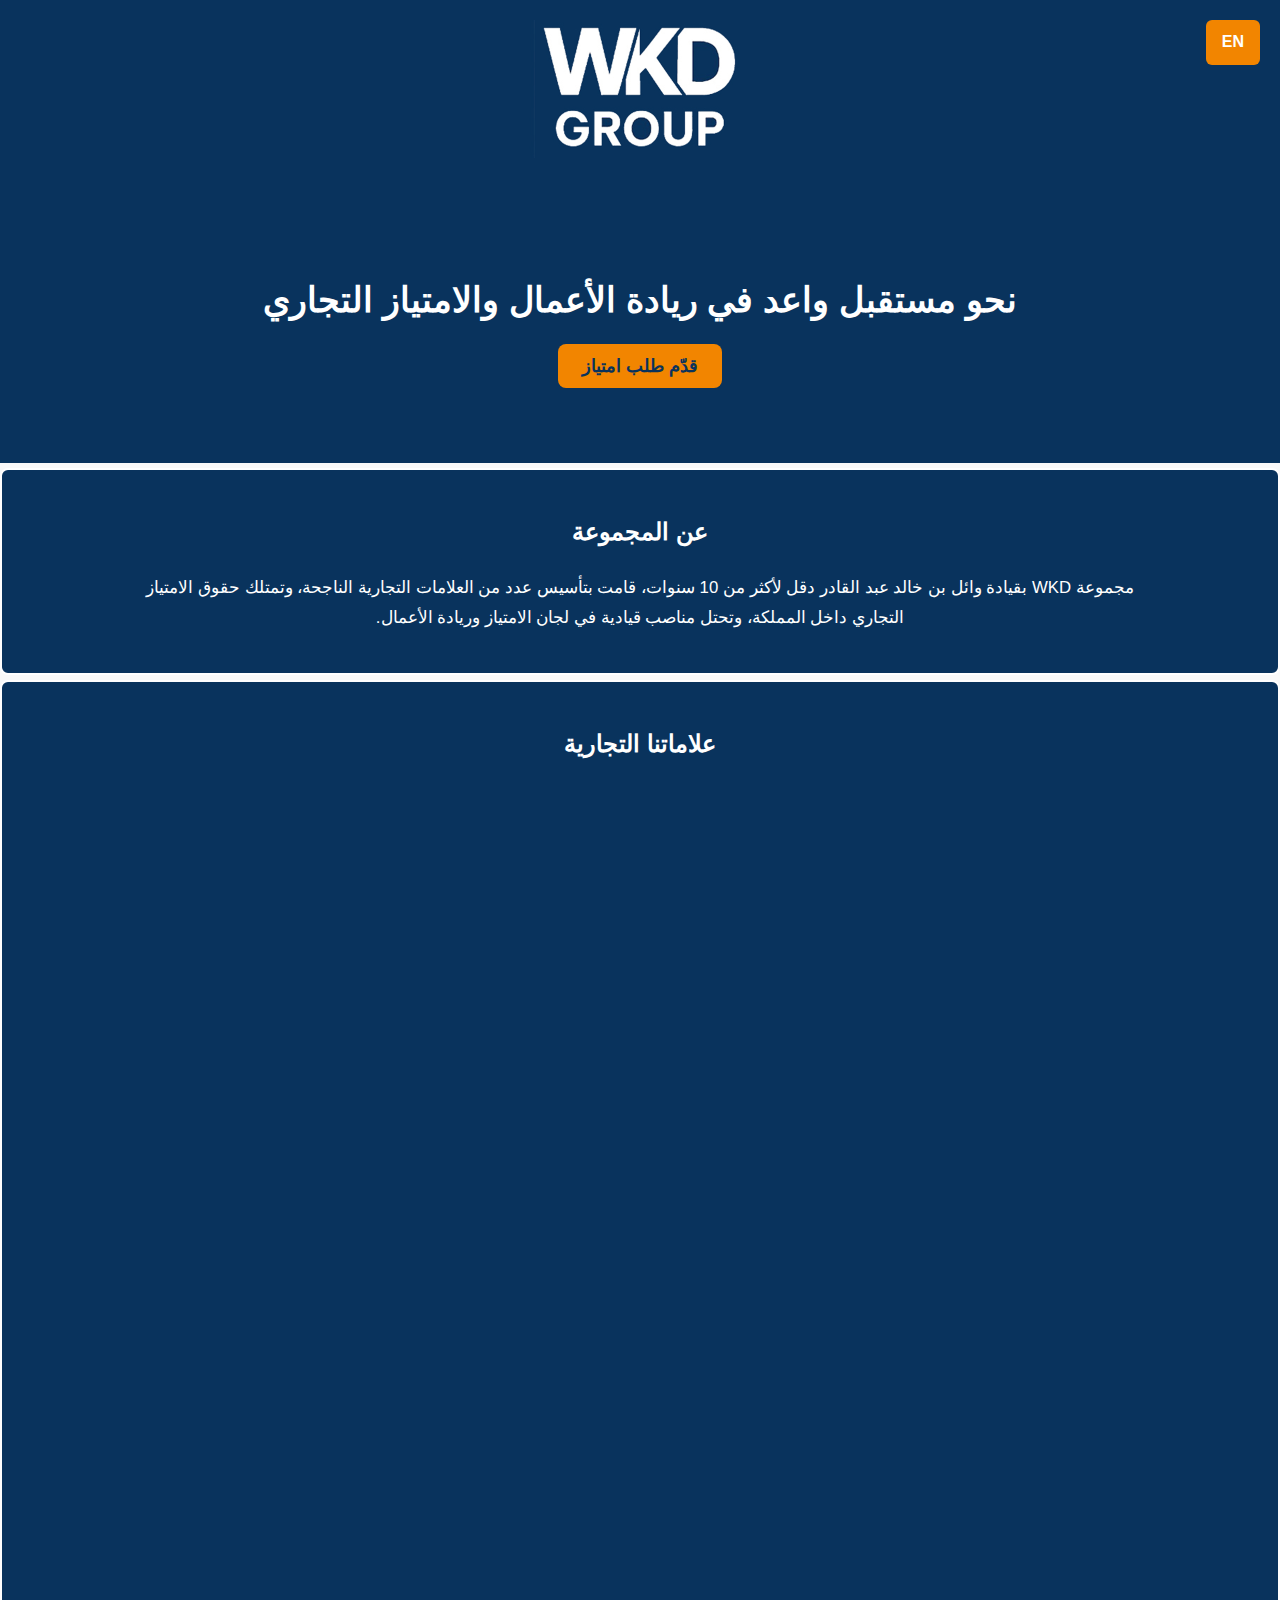
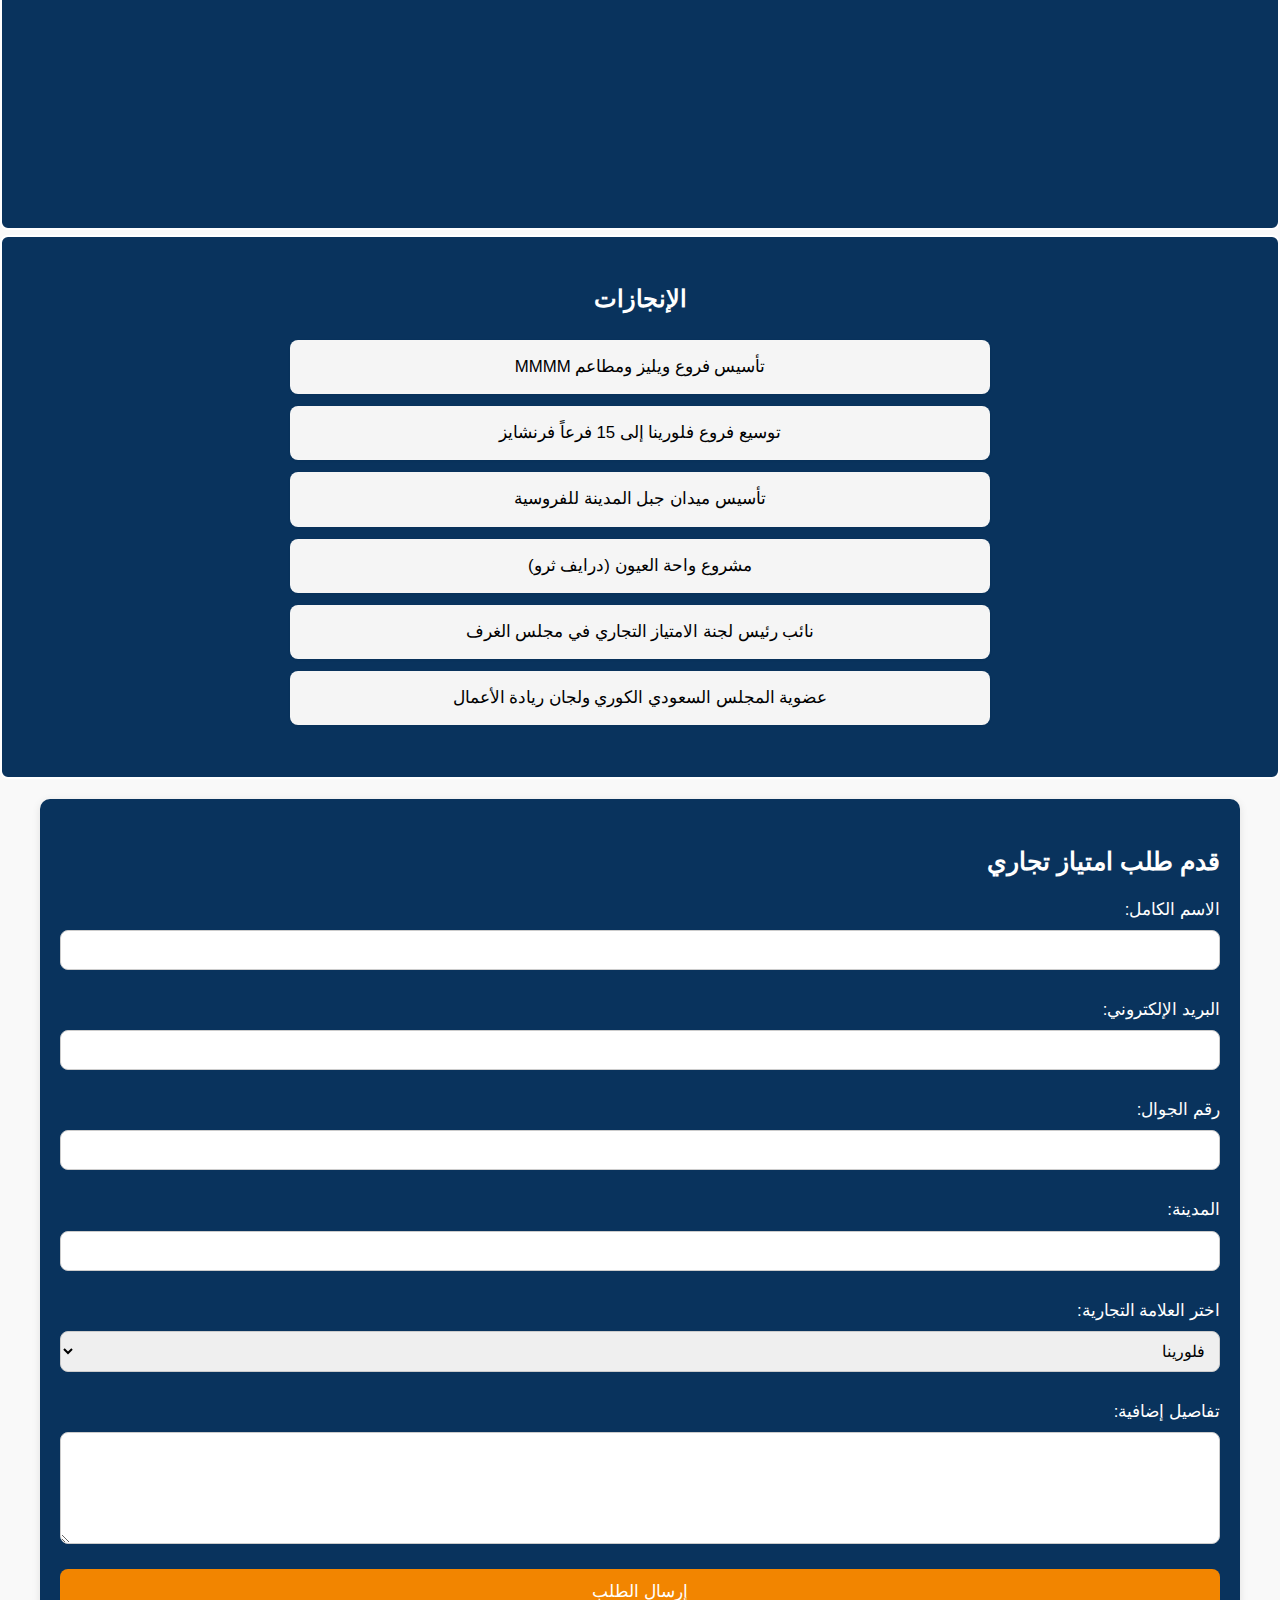
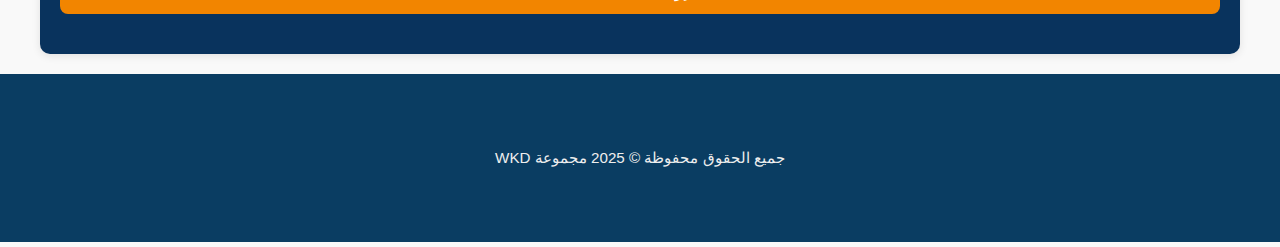
<file: index.html>
<!DOCTYPE html>
<html lang="ar" dir="rtl">
<head>
  <meta charset="UTF-8" />
  <meta name="viewport" content="width=device-width, initial-scale=1.0" />
  <title>مجموعة WKD</title>
  <link rel="stylesheet" href="https://cdnjs.cloudflare.com/ajax/libs/font-awesome/6.4.0/css/all.min.css" />
  <link rel="stylesheet" href="styles.css" />
</head>
<body>
  <!-- شعار بانر كامل العرض -->
  <section class="logo-banner">
    <img src="WKD.jpg" alt="شعار WKD" />
    <a href="index-en.html" class="lang-switch">EN</a>
  </section>

  <!-- بانر التعريف -->
  <section class="hero">
    <div class="container">
      <h1>نحو مستقبل واعد في ريادة الأعمال والامتياز التجاري</h1>
      <a href="#contact" class="cta">قدّم طلب امتياز</a>
    </div>
  </section>

  <!-- عن المجموعة -->
  <section id="about" class="section">
    <div class="container">
      <h2>عن المجموعة</h2>
      <p>
        مجموعة WKD بقيادة وائل بن خالد عبد القادر دقل لأكثر من 10 سنوات، قامت بتأسيس عدد من العلامات التجارية الناجحة، وتمتلك حقوق الامتياز التجاري داخل المملكة، وتحتل مناصب قيادية في لجان الامتياز وريادة الأعمال.
      </p>
    </div>
  </section>

  <!-- العلامات التجارية -->
  <section id="brands" class="section">
    <div class="container">
      <h2>علاماتنا التجارية</h2>
      <div class="brands-grid">
        <div class="brand-card florina">
          <img src="florina.jpg" alt="فلورينا" />
          <h3>فلورينا</h3>
          <p>متجر أحذية وحقائب فاخرة معروف بجودته، توسعت لأكثر من 140 فرعاً حول المملكة.</p>
        </div>
        <div class="brand-card mmmm">
          <img src="mmmm.jpg" alt="MMMM" />
          <h3>MMMM</h3>
          <p>مطعم عصري يقدم ألذ الوجبات الخفيفة، أطلق أول فرنشايز في المدينة المنورة وحقق نجاحاً سريعاً.</p>
        </div>
        <div class="brand-card ritchi">
          <img src="richy.jpg" alt="ريتشي" />
          <h3>ريتشي</h3>
          <p>متجر أقمشة فاخرة مع خدمة تفصيل وتوصيل.</p>
        </div>
        <div class="brand-card willies">
          <img src="willis.jpg" alt="ويليز" />
          <h3>ويليز</h3>
          <p>مقاهي شبابية حديثة في فرعي الأزهري وواحة العيون، توفر أجواء مريحة وإبداعية.</p>
        </div>
        <div class="brand-card takaddum">
          <img src="iad.jpg" alt="التقدم الذكي" />
          <h3>التقدم الذكي</h3>
          <p>تضم عدة مشاريع استثمارية مميزة، بما في ذلك مشروع واحة العيون لتأجير أكشاك الدرايف ثرو.</p>
        </div>
      </div>
    </div>
  </section>

  <!-- الإنجازات -->
  <section id="achievements" class="section">
    <div class="container">
      <h2>الإنجازات</h2>
      <ul class="achievements-list">
        <li>تأسيس فروع ويليز ومطاعم MMMM</li>
        <li>توسيع فروع فلورينا إلى 15 فرعاً فرنشايز</li>
        <li>تأسيس ميدان جبل المدينة للفروسية</li>
        <li>مشروع واحة العيون (درايف ثرو)</li>
        <li>نائب رئيس لجنة الامتياز التجاري في مجلس الغرف</li>
        <li>عضوية المجلس السعودي الكوري ولجان ريادة الأعمال</li>
      </ul>
    </div>
  </section>

  <!-- طلب امتياز -->
  <section id="contact" class="contact-form">
    <div class="container">
      <h2>قدم طلب امتياز تجاري</h2>
      <form id="franchiseForm">
        <label for="name">الاسم الكامل:</label>
        <input type="text" id="name" name="name" required />

        <label for="email">البريد الإلكتروني:</label>
        <input type="email" id="email" name="email" required />

        <label for="phone">رقم الجوال:</label>
        <input type="tel" id="phone" name="phone" required />

        <label for="city">المدينة:</label>
        <input type="text" id="city" name="city" required />

        <label for="brand">اختر العلامة التجارية:</label>
        <select id="brand" name="brand" required>
          <option value="فلورينا">فلورينا</option>
          <option value="MMMM">MMMM</option>
          <option value="ريتشي">ريتشي</option>
          <option value="ويليز">ويليز</option>
          <option value="التقدم الذكي">التقدم الذكي</option>
        </select>

        <label for="message">تفاصيل إضافية:</label>
        <textarea id="message" name="message" rows="5"></textarea>

        <button type="submit">إرسال الطلب</button>
      </form>
      <p id="thankYouMessage" class="hidden">شكراً لاهتمامك! سنرد عليك قريباً.</p>
    </div>
  </section>

  <!-- الفوتر -->
  <footer class="footer">
    <div class="container">
      <p>جميع الحقوق محفوظة &copy; 2025 مجموعة WKD</p>
    </div>
  </footer>

  <script src="script.js"></script>
</body>
</html>
</file>
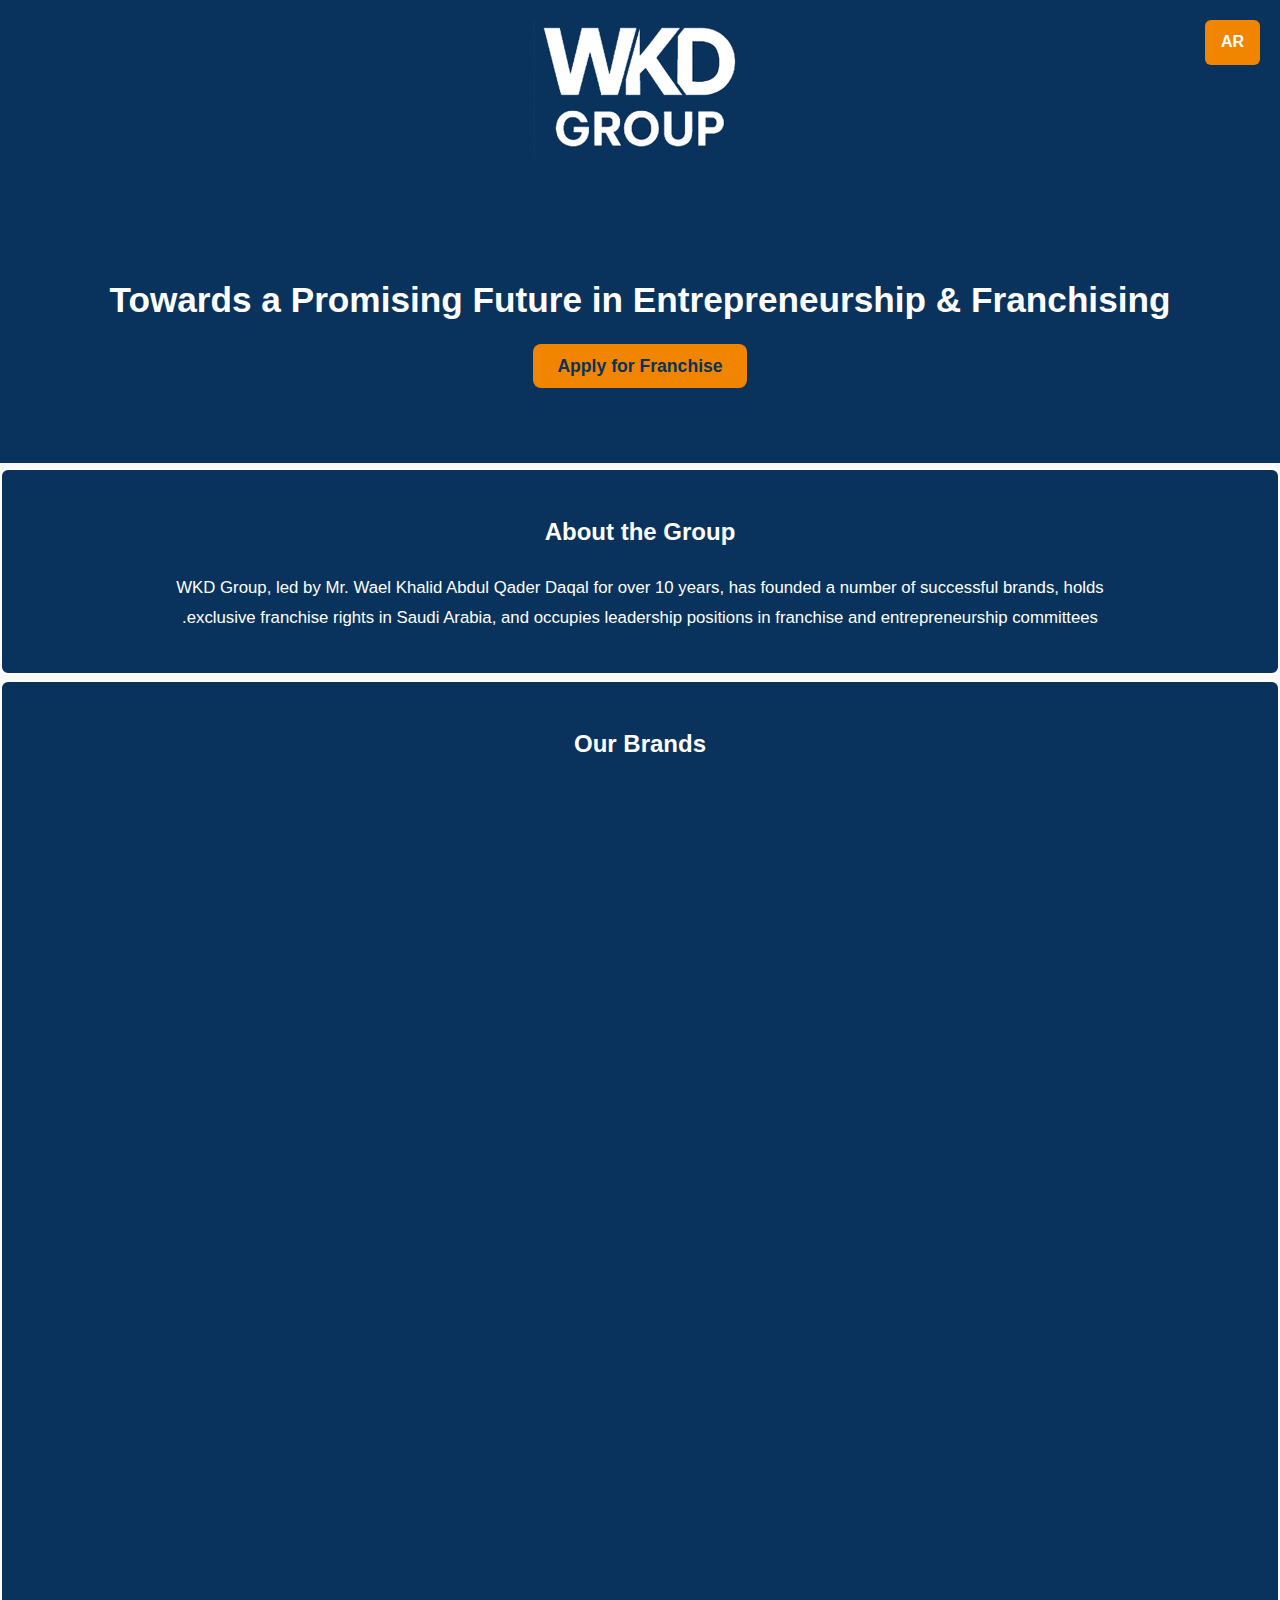
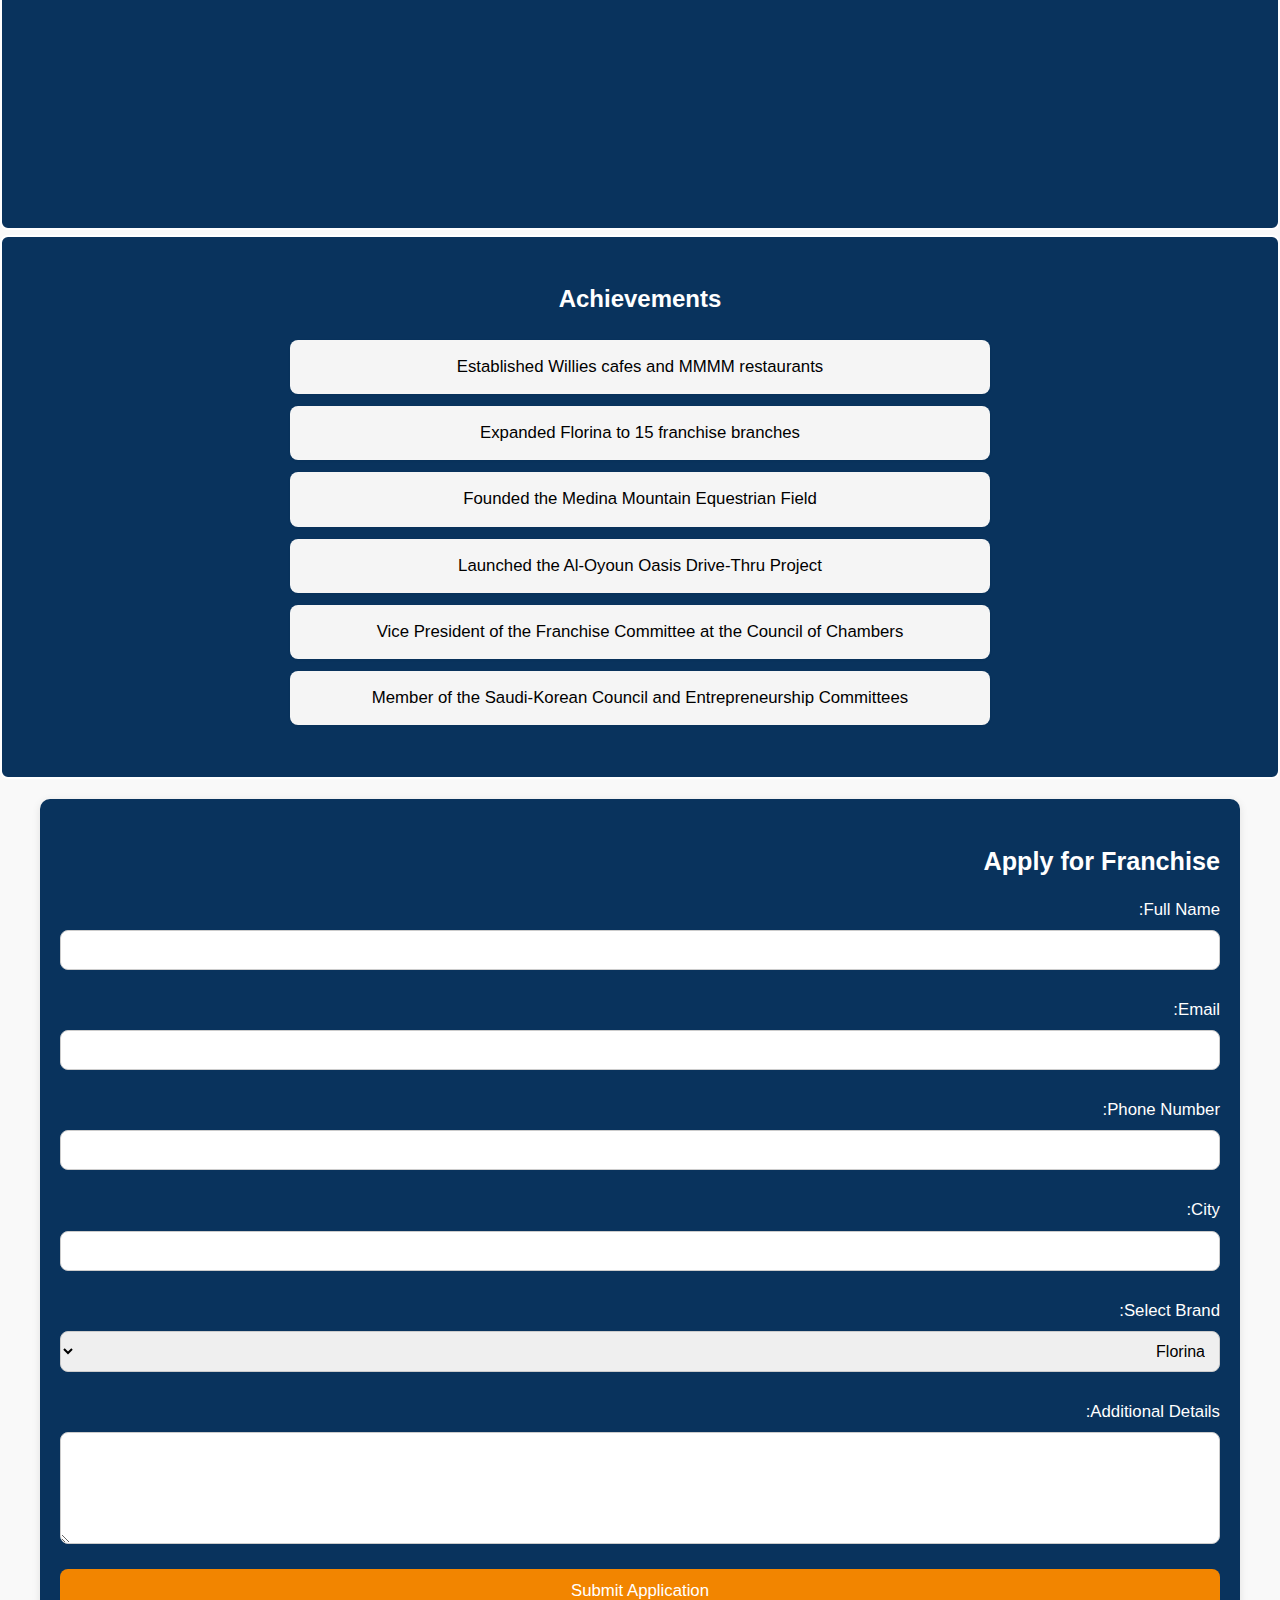
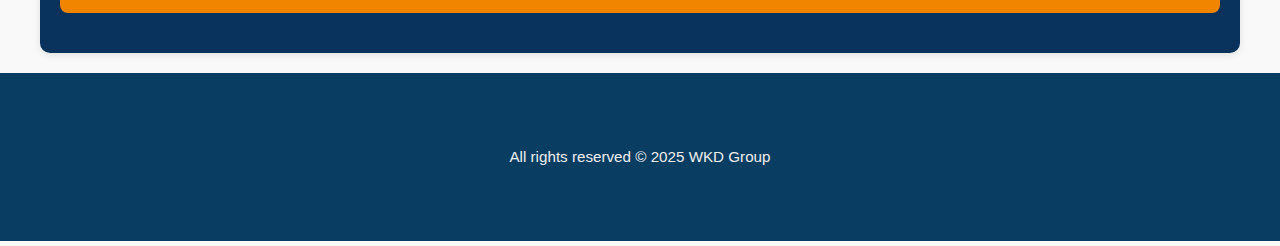
<file: index-en.html>
<!DOCTYPE html>
<html lang="en" dir="ltr">
<head>
  <meta charset="UTF-8" />
  <meta name="viewport" content="width=device-width, initial-scale=1.0" />
  <title>WKD Group</title>
  <link rel="stylesheet" href="https://cdnjs.cloudflare.com/ajax/libs/font-awesome/6.4.0/css/all.min.css" />
  <link rel="stylesheet" href="styles.css" />
</head>
<body>
  <!-- Logo Banner -->
  <section class="logo-banner">
    <img src="WKD.jpg" alt="WKD Logo" />
    <a href="index.html" class="lang-switch">AR</a>
  </section>

  <!-- Hero Section -->
  <section class="hero">
    <div class="container">
      <h1>Towards a Promising Future in Entrepreneurship & Franchising</h1>
      <a href="#contact" class="cta">Apply for Franchise</a>
    </div>
  </section>

  <!-- About -->
  <section id="about" class="section">
    <div class="container">
      <h2>About the Group</h2>
      <p>
        WKD Group, led by Mr. Wael Khalid Abdul Qader Daqal for over 10 years, has founded a number of successful brands, holds exclusive franchise rights in Saudi Arabia, and occupies leadership positions in franchise and entrepreneurship committees.
      </p>
    </div>
  </section>

  <!-- Brands -->
  <section id="brands" class="section">
    <div class="container">
      <h2>Our Brands</h2>
      <div class="brands-grid">
        <div class="brand-card florina">
          <img src="florina.jpg" alt="Florina" />
          <h3>Florina</h3>
          <p>A luxury footwear and bag store known for quality, expanded to over 140 branches across the Kingdom.</p>
        </div>
        <div class="brand-card mmmm">
          <img src="mmmm.jpg" alt="MMMM" />
          <h3>MMMM</h3>
          <p>A modern restaurant serving delectable light meals, first franchise launched in Medina with rapid success.</p>
        </div>
        <div class="brand-card ritchi">
          <img src="richy.jpg" alt="Ritchi" />
          <h3>Ritchi</h3>
          <p>A luxury fabric store offering tailoring and delivery services.</p>
        </div>
        <div class="brand-card willies">
          <img src="willis.jpg" alt="Willies" />
          <h3>Willies</h3>
          <p>Youth-oriented cafes at Al-Azhari and Al-Oyoun Oasis, providing a comfortable and creative atmosphere.</p>
        </div>
        <div class="brand-card takaddum">
          <img src="iad.jpg" alt="Takaddum" />
          <h3>Takaddum</h3>
          <p>Includes several distinguished investment projects such as the Al-Oyoun Oasis drive-thru kiosk rental project.</p>
        </div>
      </div>
    </div>
  </section>

  <!-- Achievements -->
  <section id="achievements" class="section">
    <div class="container">
      <h2>Achievements</h2>
      <ul class="achievements-list">
        <li>Established Willies cafes and MMMM restaurants</li>
        <li>Expanded Florina to 15 franchise branches</li>
        <li>Founded the Medina Mountain Equestrian Field</li>
        <li>Launched the Al-Oyoun Oasis Drive-Thru Project</li>
        <li>Vice President of the Franchise Committee at the Council of Chambers</li>
        <li>Member of the Saudi-Korean Council and Entrepreneurship Committees</li>
      </ul>
    </div>
  </section>

  <!-- Franchise Form -->
  <section id="contact" class="contact-form">
    <div class="container">
      <h2>Apply for Franchise</h2>
      <form id="franchiseForm">
        <label for="name">Full Name:</label>
        <input type="text" id="name" name="name" required />

        <label for="email">Email:</label>
        <input type="email" id="email" name="email" required />

        <label for="phone">Phone Number:</label>
        <input type="tel" id="phone" name="phone" required />

        <label for="city">City:</label>
        <input type="text" id="city" name="city" required />

        <label for="brand">Select Brand:</label>
        <select id="brand" name="brand" required>
          <option value="Florina">Florina</option>
          <option value="MMMM">MMMM</option>
          <option value="Ritchi">Ritchi</option>
          <option value="Willies">Willies</option>
          <option value="Takaddum">Takaddum</option>
        </select>

        <label for="message">Additional Details:</label>
        <textarea id="message" name="message" rows="5"></textarea>

        <button type="submit">Submit Application</button>
      </form>
      <p id="thankYouMessage" class="hidden">Thank you for your interest! We will respond soon.</p>
    </div>
  </section>

  <!-- Footer -->
  <footer class="footer">
    <div class="container">
      <p>All rights reserved &copy; 2025 WKD Group</p>
    </div>
  </footer>

  <script src="script.js"></script>
</body>
</html>
</file>
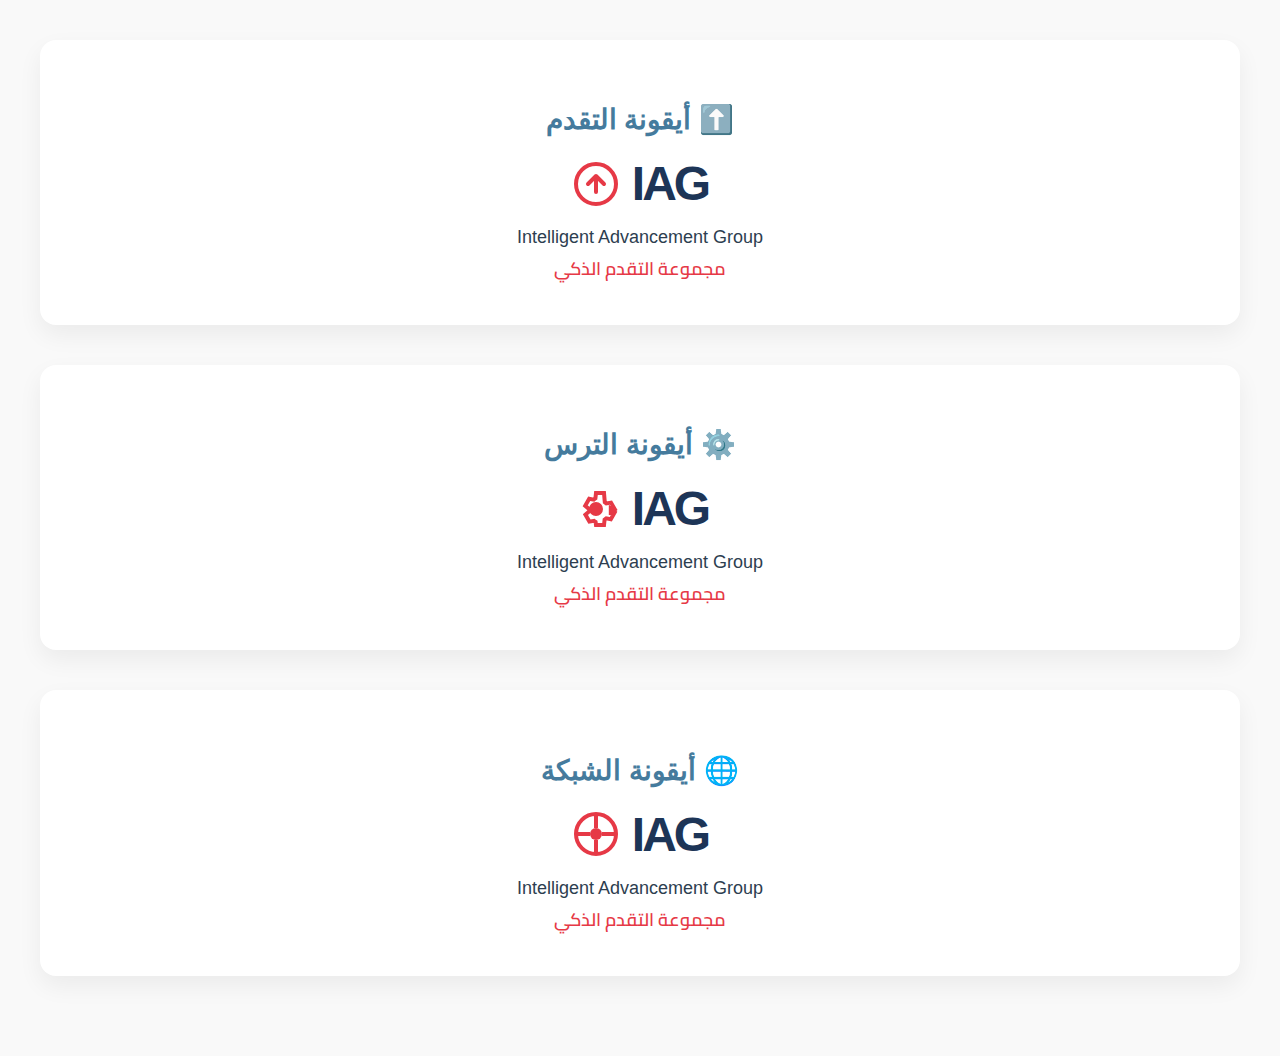
<file: لوجو.html>
<!DOCTYPE html>
<html lang="en">
<head>
  <meta charset="UTF-8" />
  <meta name="viewport" content="width=device-width, initial-scale=1.0" />
  <title>IAG Logo Concepts with Icons</title>
  <style>
    body {
      margin: 0;
      padding: 40px;
      background: #f9f9f9;
      font-family: 'Segoe UI', Tahoma, Geneva, Verdana, sans-serif;
      color: #1d3557;
    }
    .section {
      background: #fff;
      padding: 40px;
      margin-bottom: 40px;
      border-radius: 16px;
      box-shadow: 0 10px 25px rgba(0,0,0,0.06);
      text-align: center;
      position: relative;
    }
    .section h2 {
      margin-bottom: 20px;
      font-size: 28px;
      color: #457b9d;
    }
    .logo-icon {
      display: flex;
      justify-content: center;
      align-items: center;
      gap: 12px;
      margin-bottom: 16px;
    }
    .logo-icon svg {
      width: 48px;
      height: 48px;
      fill: #e63946;
    }
    .logo-icon .iag-text {
      font-size: 48px;
      font-weight: 900;
      letter-spacing: -3px;
      color: #1d3557;
    }
    .text-en {
      font-size: 18px;
      margin-top: 6px;
      color: #2d3e50;
      font-weight: 500;
    }
    .text-ar {
      font-size: 18px;
      margin-top: 4px;
      font-family: 'Cairo', sans-serif;
      color: #e63946;
      font-weight: 600;
    }
  </style>
  <link href="https://fonts.googleapis.com/css2?family=Cairo:wght@600&display=swap" rel="stylesheet">
</head>
<body>

  <!-- Concept 1: Arrow Icon (Progress) -->
  <div class="section">
    <h2>أيقونة التقدم ⬆️</h2>
    <div class="logo-icon">
      <svg viewBox="0 0 24 24">
        <circle cx="12" cy="12" r="10" stroke="#e63946" stroke-width="2" fill="none"/>
        <path d="M12 16V8M12 8L8 12M12 8l4 4" stroke="#e63946" stroke-width="2" stroke-linecap="round" stroke-linejoin="round"/>
      </svg>
      <div class="iag-text">IAG</div>
    </div>
    <div class="text-en">Intelligent Advancement Group</div>
    <div class="text-ar">مجموعة التقدم الذكي</div>
  </div>

  <!-- Concept 2: Gear Icon (Efficiency) -->
  <div class="section">
    <h2>أيقونة الترس ⚙️</h2>
    <div class="logo-icon">
      <svg viewBox="0 0 24 24">
        <path d="M12 15.5A3.5 3.5 0 1 0 12 8.5a3.5 3.5 0 0 0 0 7z" fill="#e63946"/>
        <path d="M19.4 15a7.46 7.46 0 0 0 .1-1l2-1.7-2-3.5-2.3.4a6.97 6.97 0 0 0-.8-.6L16 4h-4l-.3 2.7a6.97 6.97 0 0 0-.8.6l-2.3-.4-2 3.5 2 1.7a7.46 7.46 0 0 0 .1 1l-2 1.7 2 3.5 2.3-.4c.2.2.5.4.8.6L12 20h4l.3-2.7c.3-.2.5-.4.8-.6l2.3.4 2-3.5-2-1.7z" fill="none" stroke="#e63946" stroke-width="2"/>
      </svg>
      <div class="iag-text">IAG</div>
    </div>
    <div class="text-en">Intelligent Advancement Group</div>
    <div class="text-ar">مجموعة التقدم الذكي</div>
  </div>

  <!-- Concept 3: Network Icon (Connectivity) -->
  <div class="section">
    <h2>أيقونة الشبكة 🌐</h2>
    <div class="logo-icon">
      <svg viewBox="0 0 24 24">
        <circle cx="12" cy="12" r="10" stroke="#e63946" stroke-width="2" fill="none" />
        <circle cx="12" cy="12" r="3" fill="#e63946" />
        <line x1="12" y1="2" x2="12" y2="9" stroke="#e63946" stroke-width="2" />
        <line x1="12" y1="15" x2="12" y2="22" stroke="#e63946" stroke-width="2" />
        <line x1="2" y1="12" x2="9" y2="12" stroke="#e63946" stroke-width="2" />
        <line x1="15" y1="12" x2="22" y2="12" stroke="#e63946" stroke-width="2" />
      </svg>
      <div class="iag-text">IAG</div>
    </div>
    <div class="text-en">Intelligent Advancement Group</div>
    <div class="text-ar">مجموعة التقدم الذكي</div>
  </div>

</body>
</html>
</file>
<file: styles.css>
/* styles.css */
/* Reset & Global Styles */
* {
  margin: 0;
  padding: 0;
  box-sizing: border-box;
}
body {
  font-family: 'Tajawal', sans-serif;
  background-color: #f9f9f9;
  color: #ffffff;
  direction: rtl;
  line-height: 1.8;
  font-size: 1.05rem;
}

.container {
  width: 100%;
  max-width: 1200px;
  margin: auto;
}

/* Logo Banner */
.logo-banner {
  position: relative;
  background-color: #09335d;
  text-align: center;
  padding: 20px 0;
}
.logo-banner img {
  max-width: 300px;
  width: 100%;
  height: auto;
}

/* Language Switch Button */
.lang-switch {
  position: absolute;
  top: 20px;
  right: 20px;
  background-color: #f28500;
  color: #fff;
  padding: 8px 16px;
  border-radius: 6px;
  font-size: 1rem;
  text-decoration: none;
  font-weight: bold;
  transition: background 0.3s ease;
}
.lang-switch:hover {
  background-color: #d76e00;
}

/* Hero Section */
.hero {
  background-color: #09335d;
  color: #fff;
  text-align: center;
  padding: 80px 20px;
}
.hero h1 {
  font-size: 2.2rem;
  margin-bottom: 20px;
}
.cta {
  background-color: #f28500;
  color: #09335d;
  padding: 12px 24px;
  text-decoration: none;
  border-radius: 8px;
  font-weight: bold;
  font-size: 1.1rem;
  transition: background 0.3s ease;
}
.cta:hover {
  background-color: #d76e00;
}

/* Section Titles */
.section {
  background-color: #09335d;
  padding: 40px 20px;
  margin: 5px 0;
  border: 2px solid #fff;
  border-radius: 8px;
  text-align: center;
}
.section h2 {
  font-size: 1.5rem;
  margin-bottom: 20px;
  color: #ffffff;
  font-weight: bold;
}
.section p {
  font-size: 1.05rem;
  color: #ffffff;
  max-width: 1000px;
  margin: auto;
}

/* Brands Grid */
.brands-grid {
  display: grid;
  grid-template-columns: repeat(2, 1fr);
  gap: 30px;
  margin-top: 20px;
}
.brand-card {
  background-color: #fff;
  border: 1px solid #eee;
  border-radius: 10px;
  padding: 30px;
  text-align: center;
  box-shadow: 0 2px 5px rgba(0, 0, 0, 0.05);
  transition: transform 0.3s;
  opacity: 0;
}
.brand-card:hover {
  transform: translateY(-5px);
}
.brand-card img {
  width: 180px;
  height: auto;
  margin-bottom: 15px;
}
.brand-card h3 {
  font-size: 1.4rem;
  margin: 10px 0;
  color: #000000;
}
.brand-card p {
  font-size: 1.05rem;
  color: #000000;
}

/* Achievements List */
.achievements-list {
  list-style: none;
  padding: 0;
  max-width: 700px;
  margin: auto;
}
.achievements-list li {
  background-color: #f5f5f5;
  margin-bottom: 12px;
  padding: 12px 16px;
  border-radius: 8px;
  box-shadow: 0 1px 3px rgba(0, 0, 0, 0.05);
  font-size: 1.05rem;
  color: #000000;
}

/* Contact Form */
.contact-form {
  background-color: #09335d;
  width: 100%;
  max-width: 1200px;
  margin: 20px auto;
  padding: 40px 20px;
  border-radius: 10px;
  box-shadow: 0 2px 8px rgba(0, 0, 0, 0.1);
}
.contact-form label {
  display: block;
  margin: 10px 0 5px;
  color: #ffffff;
  font-size: 1.05rem;
}
.contact-form input,
.contact-form select,
.contact-form textarea {
  width: 100%;
  padding: 10px;
  margin-bottom: 15px;
  border: 1px solid #ccc;
  border-radius: 8px;
  font-size: 1rem;
  box-sizing: border-box;
}
.contact-form button {
  background-color: #f28500;
  color: #fff;
  padding: 12px 20px;
  border: none;
  border-radius: 8px;
  width: 100%;
  font-size: 1.05rem;
  cursor: pointer;
  transition: background 0.3s ease;
}
.contact-form button:hover {
  background-color: #d76e00;
  box-shadow: 0 0 12px rgba(242, 133, 0, 0.6);
}
.hidden {
  display: none;
}

/* Footer */
.footer {
  background-color: #0a3d62;
  color: #eee;
  text-align: center;
  padding: 70px;
  font-size: 0.95rem;
}

/* Animations */
@keyframes fadeUp {
  from { opacity: 0; transform: translateY(20px); }
  to   { opacity: 1; transform: translateY(0); }
}
.fade-in {
  animation: fadeUp 0.6s ease forwards;
}

/* Responsive */
@media (max-width: 768px) {
  .brands-grid { grid-template-columns: 1fr; }
  .brand-card { padding: 20px; }
  .brand-card h3 { font-size: 1.2rem; }
  .brand-card img { width: 120px; }
  .hero h1 { font-size: 2rem; }
}
@media (max-width: 600px) {
  .nav a { display: block; margin: 10px 0; }
}
</file>
